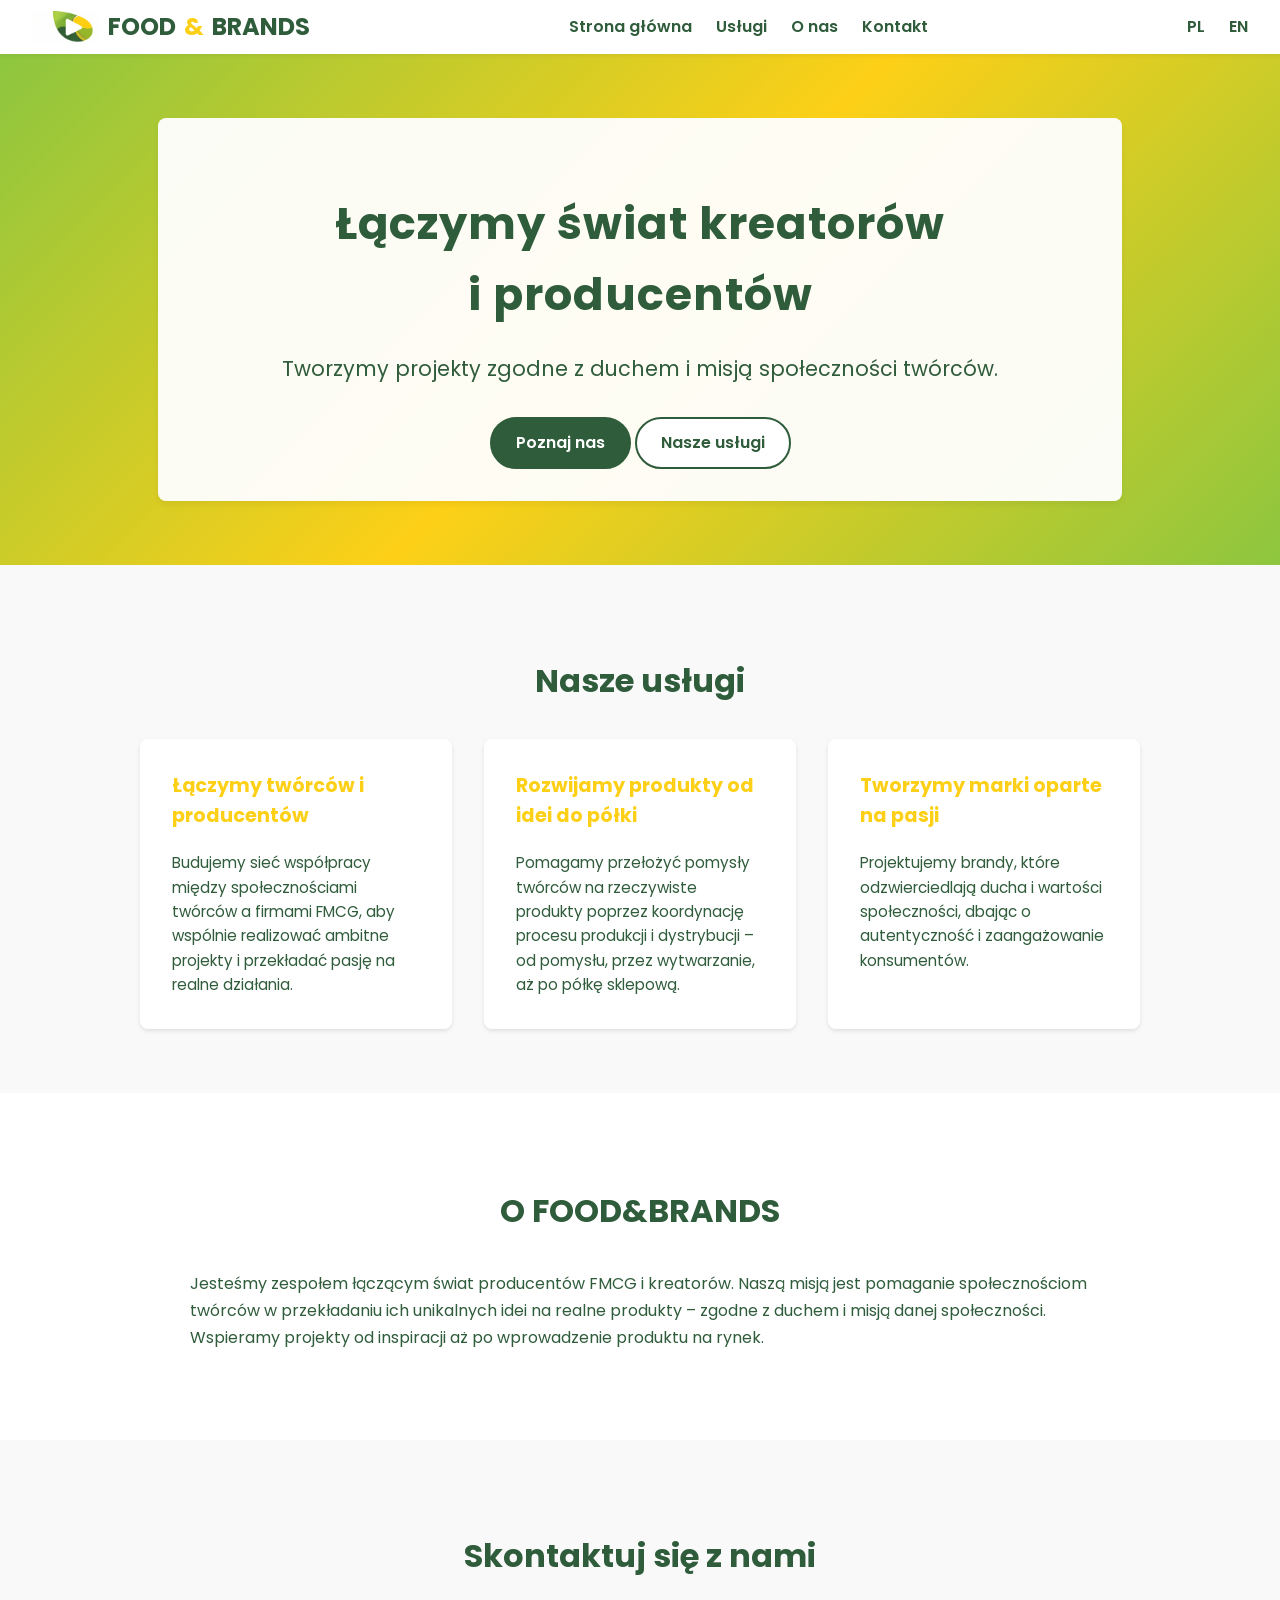
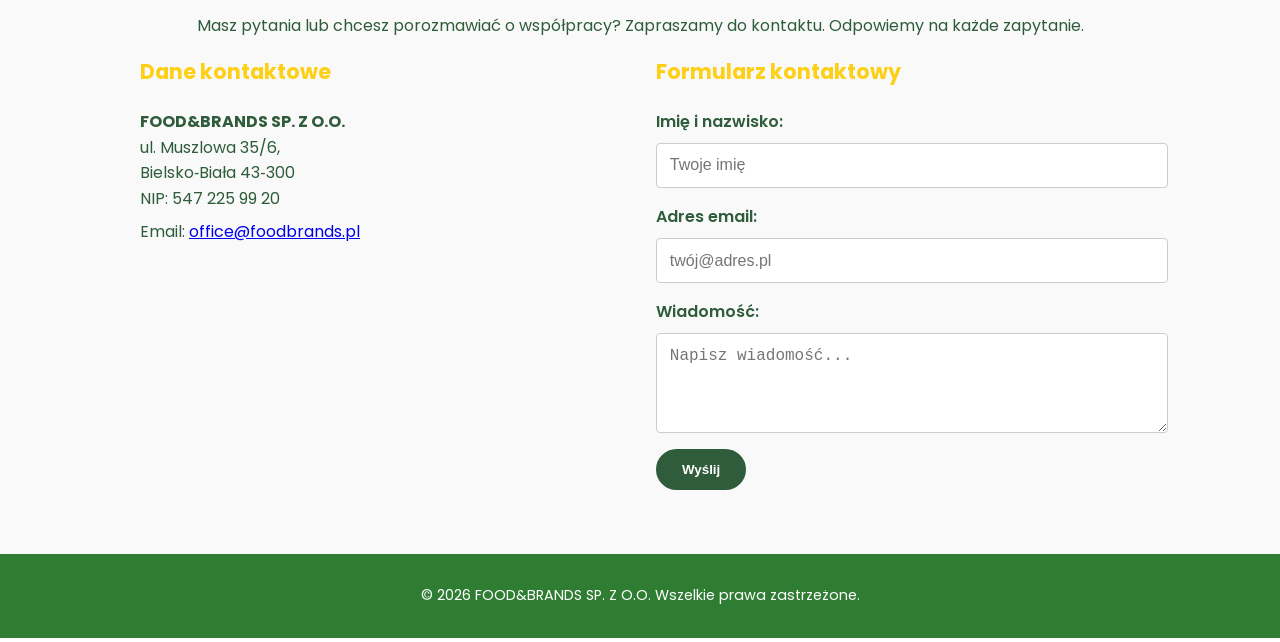
<file: index.html>
<!DOCTYPE html>
<html lang="pl">
  <head>
  <meta charset="UTF-8">
  <meta http-equiv="X-UA-Compatible" content="IE=edge">
  <meta name="viewport" content="width=device-width, initial-scale=1.0">
  <title>FOOD&BRANDS – Od idei twórcy do produktu FMCG</title>
  <!-- Łączenie z Google Fonts w celu wczytania kroju Poppins (jeśli dostępne) -->
  <link rel="preconnect" href="https://fonts.googleapis.com">
  <link rel="preconnect" href="https://fonts.gstatic.com" crossorigin>
  <link href="https://fonts.googleapis.com/css2?family=Poppins:wght@400;600;700&display=swap" rel="stylesheet">
  <link rel="stylesheet" href="style.css">
  <!--
    Strona wizytówkowa dla FOOD&BRANDS SP. Z O.O.
    Ta statyczna witryna została przygotowana jako narzędzie wizerunkowe.
    Zawiera sekcje: strona główna, oferta, o nas i kontakt.
    Projekt inspirowany jest najlepszymi praktykami dla branży spożywczej: czytelna nawigacja,
    wysokiej jakości grafika oraz zwięzłe treści. Sekcje i nagłówki można w łatwy sposób
    modyfikować w zależności od aktualnych potrzeb firmy.
  -->
</head>
<body>
  <!-- Nawigacja główna -->
  <header>
    <nav class="navbar">
      <div class="logo">
        <!-- Symbol marki z księgi znaku -->
        <img src="logo_symbol.png" alt="Food &amp; Brands symbol">
        <span>FOOD</span><span class="amp">&</span><span>BRANDS</span>
      </div>
      <ul class="nav-links">
        <li><a href="#home">Strona główna</a></li>
        <li><a href="#services">Usługi</a></li>
        <li><a href="#about">O nas</a></li>
        <li><a href="#contact">Kontakt</a></li>
      </ul>
      <!-- Przełącznik języka -->
      <ul class="nav-links">
        <li><a href="index.html">PL</a></li>
        <li><a href="en.html">EN</a></li>
      </ul>
    </nav>
  </header>

  <!-- Sekcja hero z hasłem i grafiką w tle -->
  <section id="home" class="hero">
    <div class="hero-overlay">
      <!-- Główny nagłówek akcentujący rolę firmy jako łącznika kreatorów i producentów -->
      <h1>Łączymy świat kreatorów i producentów</h1>
      <!-- Krótki opis misji wpisany w duch marki -->
      <p>Tworzymy projekty zgodne z duchem i misją społeczności twórców.</p>
      <div class="cta-buttons">
        <a href="#about" class="btn primary">Poznaj nas</a>
        <a href="#services" class="btn secondary">Nasze usługi</a>
      </div>
    </div>
  </section>

  <!-- Sekcja usług / oferowanych kompetencji -->
  <section id="services" class="services">
    <h2>Nasze usługi</h2>
    <div class="service-grid">
      <div class="service-item">
        <h3>Łączymy twórców i producentów</h3>
        <p>Budujemy sieć współpracy między społecznościami twórców a firmami FMCG, aby wspólnie realizować ambitne projekty i przekładać pasję na realne działania.</p>
      </div>
      <div class="service-item">
        <h3>Rozwijamy produkty od idei do półki</h3>
        <p>Pomagamy przełożyć pomysły twórców na rzeczywiste produkty poprzez koordynację procesu produkcji i dystrybucji – od pomysłu, przez wytwarzanie, aż po półkę sklepową.</p>
      </div>
      <div class="service-item">
        <h3>Tworzymy marki oparte na pasji</h3>
        <p>Projektujemy brandy, które odzwierciedlają ducha i wartości społeczności, dbając o autentyczność i zaangażowanie konsumentów.</p>
      </div>
    </div>
  </section>

  <!-- Sekcja o nas z historią i wartościami -->
  <section id="about" class="about">
    <h2>O FOOD&amp;BRANDS</h2>
    <p>Jesteśmy zespołem łączącym świat producentów FMCG i kreatorów. Naszą misją jest pomaganie społecznościom twórców w przekładaniu ich unikalnych idei na realne produkty – zgodne z duchem i misją danej społeczności. Wspieramy projekty od inspiracji aż po wprowadzenie produktu na rynek.</p>
    <!-- Adres i NIP przeniesiono do sekcji kontaktowej -->
  </section>

  <!-- Sekcja kontaktowa z formularzem i danymi kontaktowymi -->
  <section id="contact" class="contact">
    <h2>Skontaktuj się z nami</h2>
    <p>Masz pytania lub chcesz porozmawiać o współpracy? Zapraszamy do kontaktu. Odpowiemy na każde zapytanie.</p>
    <div class="contact-grid">
      <div class="contact-info">
        <h3>Dane kontaktowe</h3>
        <p><strong>FOOD&amp;BRANDS SP. Z O.O.</strong><br>
          ul.&nbsp;Muszlowa&nbsp;35/6,<br>
          Bielsko‑Biała&nbsp;43‑300<br>
          NIP: 547&nbsp;225&nbsp;99&nbsp;20</p>
        <p>Email: <a href="mailto:office@foodbrands.pl">office@foodbrands.pl</a></p>
      </div>
      <div class="contact-form">
        <h3>Formularz kontaktowy</h3>
        <form action="#" method="post">
          <label for="name">Imię i nazwisko:</label>
          <input type="text" id="name" name="name" placeholder="Twoje imię" required>
          <label for="email">Adres email:</label>
          <input type="email" id="email" name="email" placeholder="twój@adres.pl" required>
          <label for="message">Wiadomość:</label>
          <textarea id="message" name="message" rows="4" placeholder="Napisz wiadomość..." required></textarea>
          <button type="submit" class="btn primary">Wyślij</button>
        </form>
      </div>
    </div>
  </section>

  <footer>
    <p>&copy; 2026 FOOD&BRANDS SP. Z O.O. Wszelkie prawa zastrzeżone.</p>
  </footer>
</body>
</html>
</file>
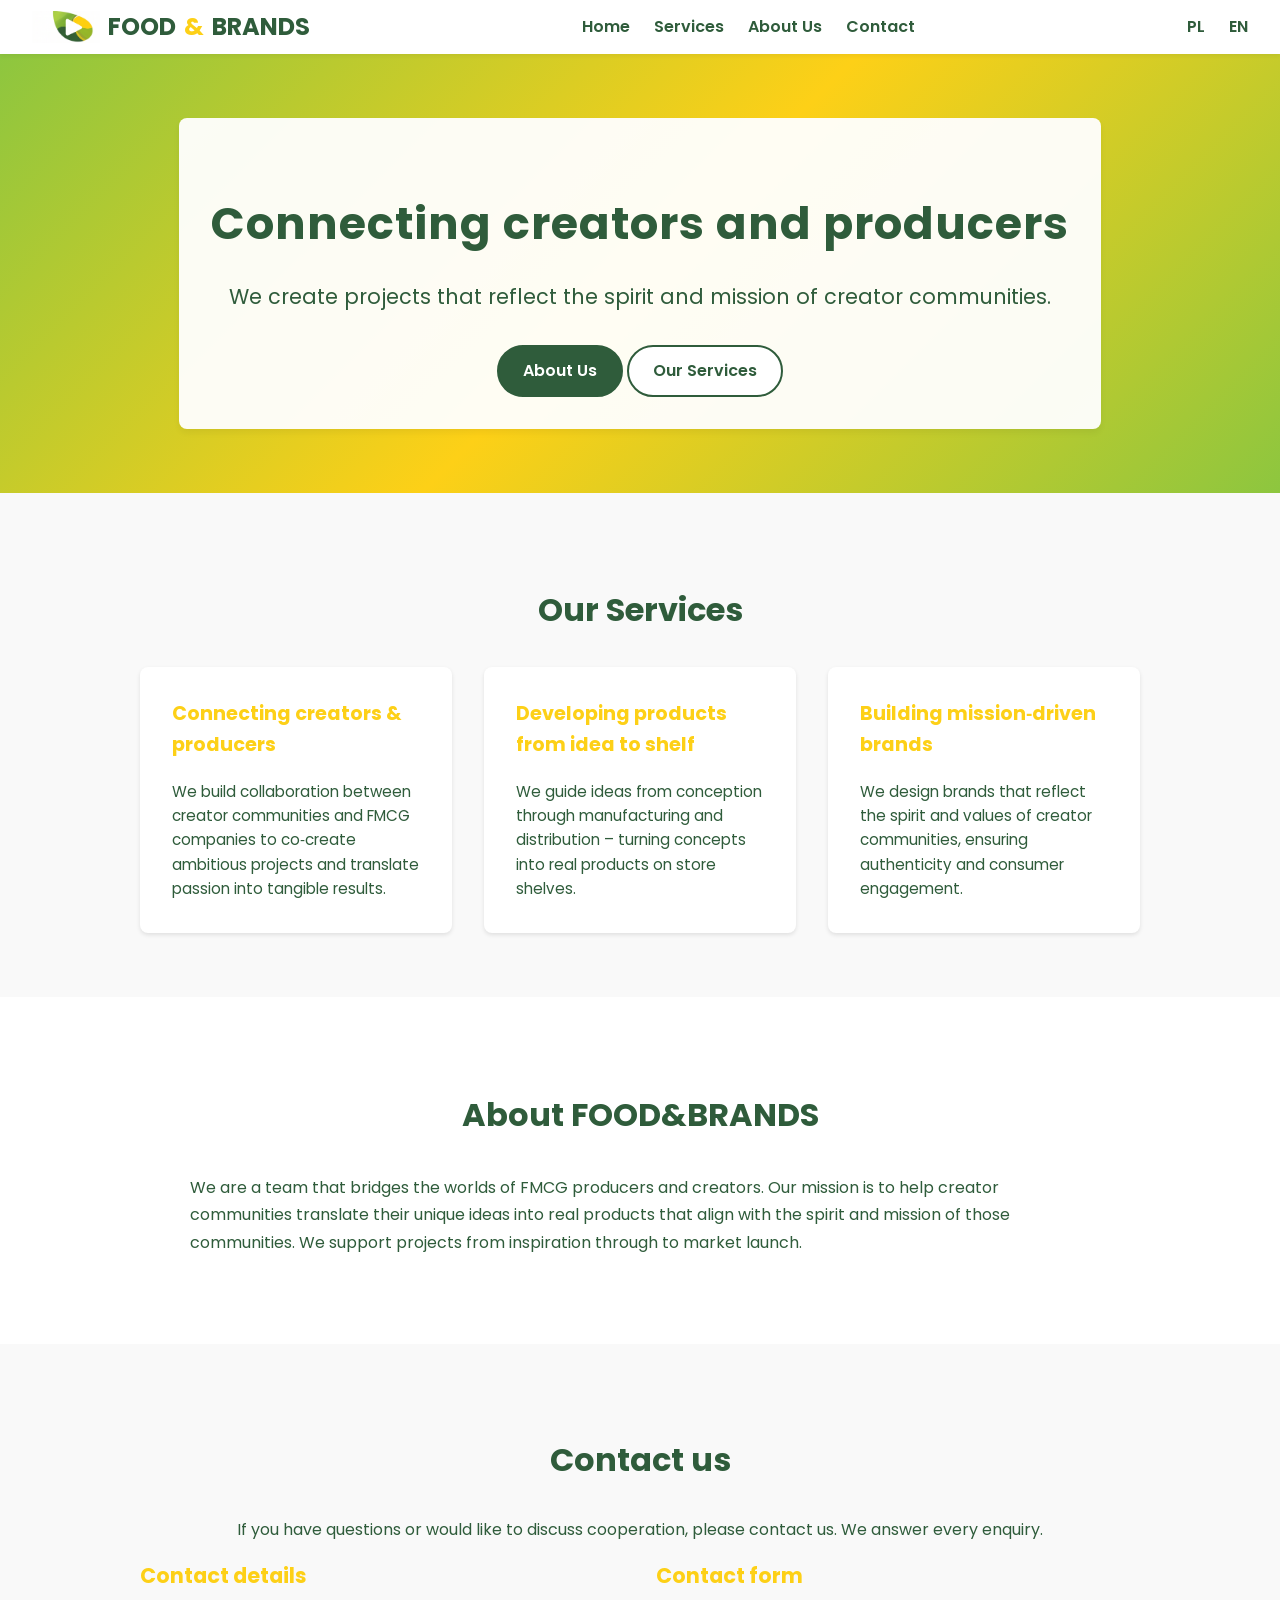
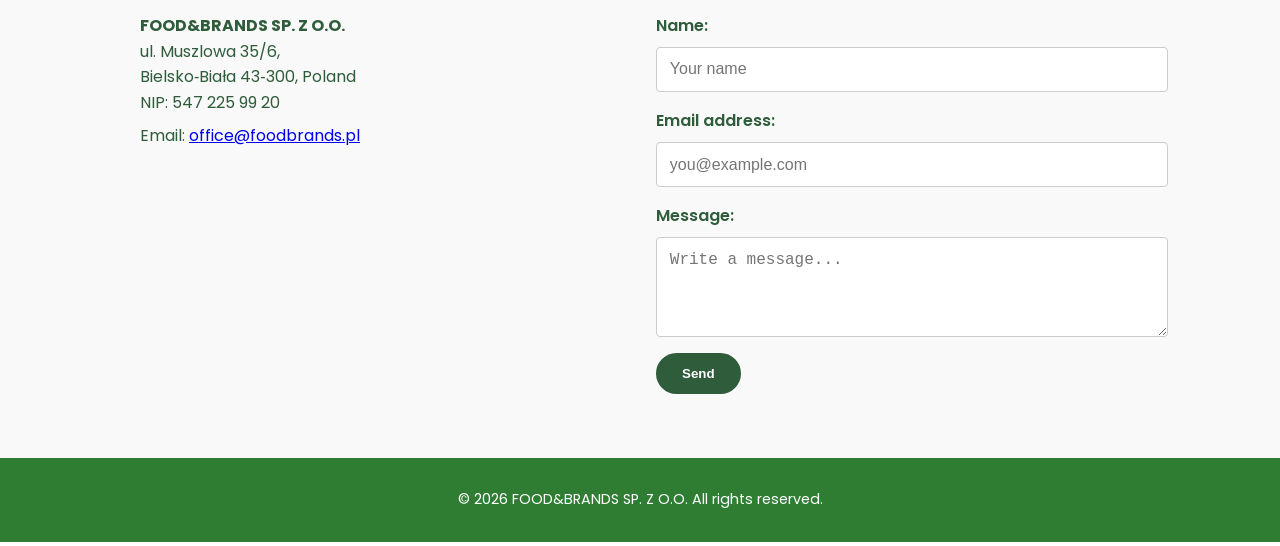
<file: en.html>
<!DOCTYPE html>
<html lang="en">
<head>
  <meta charset="UTF-8">
  <meta http-equiv="X-UA-Compatible" content="IE=edge">
  <meta name="viewport" content="width=device-width, initial-scale=1.0">
  <title>FOOD&BRANDS – Connecting creators and producers</title>
  <!-- Load Poppins font if available -->
  <link rel="preconnect" href="https://fonts.googleapis.com">
  <link rel="preconnect" href="https://fonts.gstatic.com" crossorigin>
  <link href="https://fonts.googleapis.com/css2?family=Poppins:wght@400;600;700&display=swap" rel="stylesheet">
  <link rel="stylesheet" href="style.css">
  <!--
    Bilingual static website – English version.
    This version mirrors the structure of the Polish site but contains
    translated content for international visitors.
  -->
</head>
<body>
  <header>
    <nav class="navbar">
      <div class="logo">
        <img src="logo_symbol.png" alt="Food &amp; Brands symbol">
        <span>FOOD</span><span class="amp">&</span><span>BRANDS</span>
      </div>
      <ul class="nav-links">
        <li><a href="#home">Home</a></li>
        <li><a href="#services">Services</a></li>
        <li><a href="#about">About Us</a></li>
        <li><a href="#contact">Contact</a></li>
      </ul>
      <ul class="nav-links">
        <li><a href="index.html">PL</a></li>
        <li><a href="en.html">EN</a></li>
      </ul>
    </nav>
  </header>

  <section id="home" class="hero">
    <div class="hero-overlay">
      <!-- Main headline emphasising the brand's role as a bridge between creators and producers -->
      <h1>Connecting creators and producers</h1>
      <!-- Short description capturing the mission in English -->
      <p>We create projects that reflect the spirit and mission of creator communities.</p>
      <div class="cta-buttons">
        <a href="#about" class="btn primary">About Us</a>
        <a href="#services" class="btn secondary">Our Services</a>
      </div>
    </div>
  </section>

  <section id="services" class="services">
    <h2>Our Services</h2>
    <div class="service-grid">
      <div class="service-item">
        <h3>Connecting creators &amp; producers</h3>
        <p>We build collaboration between creator communities and FMCG companies to co‑create ambitious projects and translate passion into tangible results.</p>
      </div>
      <div class="service-item">
        <h3>Developing products from idea to shelf</h3>
        <p>We guide ideas from conception through manufacturing and distribution – turning concepts into real products on store shelves.</p>
      </div>
      <div class="service-item">
        <h3>Building mission‑driven brands</h3>
        <p>We design brands that reflect the spirit and values of creator communities, ensuring authenticity and consumer engagement.</p>
      </div>
    </div>
  </section>

  <section id="about" class="about">
    <h2>About FOOD&amp;BRANDS</h2>
    <p>We are a team that bridges the worlds of FMCG producers and creators. Our mission is to help creator communities translate their unique ideas into real products that align with the spirit and mission of those communities. We support projects from inspiration through to market launch.</p>
    <!-- Address and NIP moved to the contact section -->
  </section>

  <section id="contact" class="contact">
    <h2>Contact us</h2>
    <p>If you have questions or would like to discuss cooperation, please contact us. We answer every enquiry.</p>
    <div class="contact-grid">
      <div class="contact-info">
        <h3>Contact details</h3>
        <p><strong>FOOD&amp;BRANDS SP. Z O.O.</strong><br>
          ul.&nbsp;Muszlowa&nbsp;35/6,<br>
          Bielsko‑Biała&nbsp;43‑300, Poland<br>
          NIP: 547&nbsp;225&nbsp;99&nbsp;20</p>
        <p>Email: <a href="mailto:office@foodbrands.pl">office@foodbrands.pl</a></p>
      </div>
      <div class="contact-form">
        <h3>Contact form</h3>
        <form action="#" method="post">
          <label for="name">Name:</label>
          <input type="text" id="name" name="name" placeholder="Your name" required>
          <label for="email">Email address:</label>
          <input type="email" id="email" name="email" placeholder="you@example.com" required>
          <label for="message">Message:</label>
          <textarea id="message" name="message" rows="4" placeholder="Write a message..." required></textarea>
          <button type="submit" class="btn primary">Send</button>
        </form>
      </div>
    </div>
  </section>

  <footer>
    <p>&copy; 2026 FOOD&BRANDS SP. Z O.O. All rights reserved.</p>
  </footer>
</body>
</html>
</file>
<file: style.css>
/*
 * Arkusz stylów do strony FOOD&BRANDS
 * Kolorystyka inspirowana naturą: zielenie i odcienie pomarańczy symbolizujące świeżość i innowacje.
 * Plik hero.png jest używany w sekcji hero jako tło z delikatnym zaciemnieniem.
 */

/* Ustawienia globalne */
html {
  scroll-behavior: smooth;
}

body {
  margin: 0;
  /* Zastosowanie krojów pisma zgodnych z księgą znaku (Poppins) */
  font-family: 'Poppins', 'Segoe UI', Tahoma, Geneva, Verdana, sans-serif;
  color: #2F5C3B;
  line-height: 1.6;
  background-color: #FFFFFF;
}

/* Definicja zmiennych kolorów opartych na księdze znaku */
:root {
  --dark-green: #2F5C3B;
  --lime-green: #8DC63F;
  --bright-yellow: #FDD017;
  --white: #FFFFFF;
}

header {
  position: sticky;
  top: 0;
  z-index: 100;
  background-color: rgba(255, 255, 255, 0.9);
  backdrop-filter: blur(10px);
  box-shadow: 0 2px 4px rgba(0, 0, 0, 0.05);
}

/* Pasek nawigacyjny */
.navbar {
  display: flex;
  justify-content: space-between;
  align-items: center;
  padding: 0.5rem 2rem;
}

.navbar .logo {
  display: flex;
  align-items: center;
  gap: 0.5rem;
  font-size: 1.5rem;
  font-weight: 700;
  color: var(--dark-green);
}

  /* wyróżnienie znaku & w logo */
/* Kolor domyślny elementów tekstowych logo */
.navbar .logo span {
  color: var(--dark-green);
}
/* Akcent koloru dla znaku & w logo */
.navbar .logo .amp {
  color: var(--bright-yellow);
}

/* styl logo obrazka */
.navbar .logo img {
  height: 32px;
  width: auto;
}

.nav-links {
  list-style: none;
  display: flex;
  gap: 1.5rem;
  margin: 0;
  padding: 0;
}

.nav-links a {
  text-decoration: none;
  color: var(--dark-green);
  font-weight: 600;
  transition: color 0.3s ease;
}

.nav-links a:hover {
  color: var(--lime-green);
}

/* Sekcja hero */
.hero {
  position: relative;
  height: auto;
  background: linear-gradient(135deg, var(--lime-green) 0%, var(--bright-yellow) 50%, var(--lime-green) 100%);
  display: flex;
  align-items: center;
  justify-content: center;
  text-align: center;
  color: var(--white);
  padding-top: 4rem;
  padding-bottom: 4rem;
}

.hero-overlay {
  background-color: rgba(255, 255, 255, 0.95);
  padding: 2rem;
  border-radius: 8px;
  max-width: 900px;
  color: var(--dark-green);
  box-shadow: 0 4px 6px rgba(0, 0, 0, 0.05);
}

.hero h1 {
  font-size: 2.8rem;
  margin-bottom: 1rem;
  letter-spacing: 1px;
}

.hero p {
  font-size: 1.3rem;
  margin-bottom: 2rem;
}

/* Przyciski */
.btn {
  display: inline-block;
  padding: 0.7rem 1.5rem;
  border-radius: 30px;
  text-decoration: none;
  font-weight: 600;
  transition: background-color 0.3s ease, color 0.3s ease, border-color 0.3s ease;
  cursor: pointer;
}

.btn.primary {
  background-color: var(--dark-green);
  color: var(--white);
  border: 2px solid var(--dark-green);
}

.btn.secondary {
  background-color: var(--white);
  color: var(--dark-green);
  border: 2px solid var(--dark-green);
}

.btn.primary:hover {
  background-color: var(--lime-green);
  border-color: var(--lime-green);
}

.btn.secondary:hover {
  background-color: var(--dark-green);
  color: var(--white);
}

/* Sekcje i nagłówki */
section {
  padding: 4rem 2rem;
}

h2 {
  text-align: center;
  margin-bottom: 2rem;
  color: var(--dark-green);
  font-size: 2rem;
}

/* Sekcja usług */
.services {
  background-color: #F9F9F9;
}

.service-grid {
  display: grid;
  grid-template-columns: repeat(auto-fit, minmax(250px, 1fr));
  gap: 2rem;
  max-width: 1000px;
  margin: 0 auto;
}

.service-item {
  background-color: #fff;
  border-radius: 8px;
  padding: 2rem;
  box-shadow: 0 2px 4px rgba(0, 0, 0, 0.1);
}

.service-item h3 {
  margin-top: 0;
  color: var(--bright-yellow);
  font-size: 1.2rem;
}

.service-item p {
  margin-bottom: 0;
  color: var(--dark-green);
  font-size: 0.95rem;
}

/* Sekcja o nas */
.about {
  background-color: #FFFFFF;
  max-width: 900px;
  margin: 0 auto;
  line-height: 1.7;
}

.about p {
  margin-bottom: 1.5rem;
  color: var(--dark-green);
}

/* Sekcja kontaktowa */
.contact {
  background-color: #F9F9F9;
}

/* Wyśrodkowanie tekstu w sekcji kontaktowej znajdującego się bezpośrednio pod nagłówkiem */
.contact > p {
  text-align: center;
}

.contact-grid {
  display: grid;
  grid-template-columns: repeat(auto-fit, minmax(280px, 1fr));
  gap: 2rem;
  max-width: 1000px;
  margin: 0 auto;
}

.contact-info h3, .contact-form h3 {
  margin-top: 0;
  color: var(--bright-yellow);
  font-size: 1.3rem;
}

.contact-info p {
  margin: 0.5rem 0;
}

.contact-form form {
  display: flex;
  flex-direction: column;
}

.contact-form label {
  margin-bottom: 0.5rem;
  font-weight: 600;
}

.contact-form input,
.contact-form textarea {
  padding: 0.8rem;
  margin-bottom: 1rem;
  border: 1px solid #ccc;
  border-radius: 4px;
  font-size: 1rem;
  width: 100%;
}

.contact-form button {
  align-self: flex-start;
}

/* Stopka */
footer {
  text-align: center;
  padding: 1rem;
  background-color: #2E7D32;
  color: #fff;
  font-size: 0.9rem;
}

@media (max-width: 600px) {
  .hero h1 {
    font-size: 2rem;
  }
  .hero p {
    font-size: 1rem;
  }
  .navbar {
    flex-direction: column;
    align-items: flex-start;
  }
  .nav-links {
    flex-direction: column;
    gap: 0.5rem;
    margin-top: 0.5rem;
  }
}
</file>
